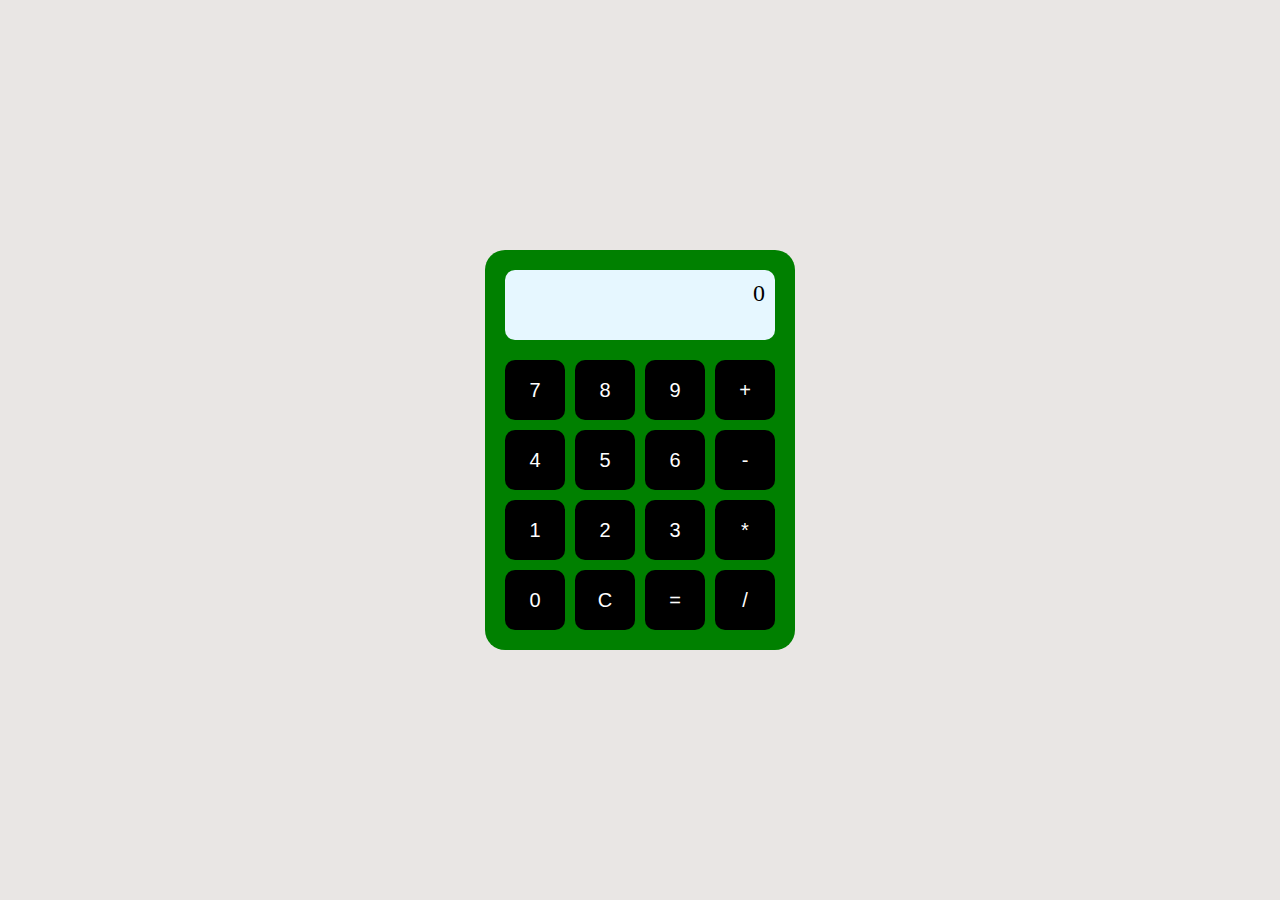
<file: task-3/calculaterhtml/index.html>
<!DOCTYPE html>
<html lang="en">

<head>
    <meta charset="UTF-8">
    <title>Simple Calculator</title>
    <link rel="stylesheet" href="style.css">
</head>

<body>

    <div class="calculator">
        <div class="display" id="display">0</div>
        <div class="buttons">
            <button onclick="appendNumber('7')">7</button>
            <button onclick="appendNumber('8')">8</button>
            <button onclick="appendNumber('9')">9</button>
            <button onclick="appendOperator('+')">+</button>

            <button onclick="appendNumber('4')">4</button>
            <button onclick="appendNumber('5')">5</button>
            <button onclick="appendNumber('6')">6</button>
            <button onclick="appendOperator('-')">-</button>

            <button onclick="appendNumber('1')">1</button>
            <button onclick="appendNumber('2')">2</button>
            <button onclick="appendNumber('3')">3</button>
            <button onclick="appendOperator('*')">*</button>

            <button onclick="appendNumber('0')">0</button>
            <button onclick="clearDisplay()">C</button>
            <button onclick="calculate()">=</button>
            <button onclick="appendOperator('/')">/</button>
        </div>
    </div>

    <script src="script.js"></script>
</body>

</html>
</file>
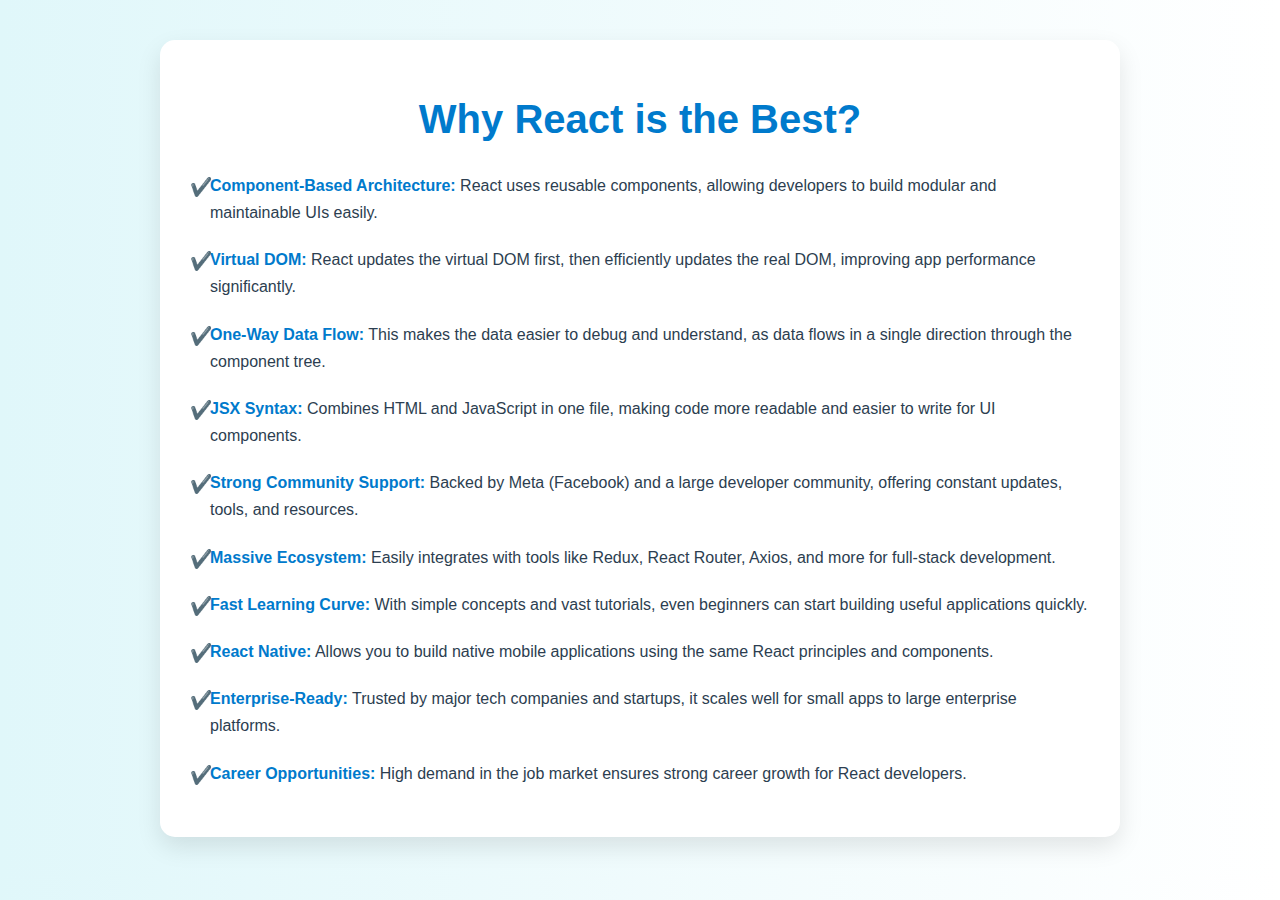
<file: task-2/react-article.html>
<!DOCTYPE html>
<html lang="en">

<head>
    <meta charset="UTF-8">
    <title>Why React is the Best?</title>
    <style>
        body {
            font-family: 'Segoe UI', Tahoma, Geneva, Verdana, sans-serif;
            background: linear-gradient(to right, #e0f7fa, #ffffff);
            color: #2c3e50;
            margin: 0;
            padding: 40px;
        }
        
        h1 {
            text-align: center;
            color: #007acc;
            margin-bottom: 30px;
            font-size: 2.5em;
        }
        
        .container {
            max-width: 900px;
            margin: auto;
            background: #ffffff;
            padding: 30px;
            border-radius: 15px;
            box-shadow: 0px 10px 25px rgba(0, 0, 0, 0.1);
        }
        
        ul {
            list-style: none;
            padding-left: 0;
        }
        
        li {
            margin-bottom: 20px;
            padding-left: 20px;
            position: relative;
            line-height: 1.7;
        }
        
        li::before {
            content: '✔️';
            position: absolute;
            left: 0;
            top: 0;
            font-size: 18px;
            color: #007acc;
        }
        
        .highlight {
            color: #007acc;
            font-weight: bold;
        }
    </style>
</head>

<body>
    <div class="container">
        <h1>Why React is the Best?</h1>
        <ul>
            <li><span class="highlight">Component-Based Architecture:</span> React uses reusable components, allowing developers to build modular and maintainable UIs easily.</li>
            <li><span class="highlight">Virtual DOM:</span> React updates the virtual DOM first, then efficiently updates the real DOM, improving app performance significantly.</li>
            <li><span class="highlight">One-Way Data Flow:</span> This makes the data easier to debug and understand, as data flows in a single direction through the component tree.</li>
            <li><span class="highlight">JSX Syntax:</span> Combines HTML and JavaScript in one file, making code more readable and easier to write for UI components.</li>
            <li><span class="highlight">Strong Community Support:</span> Backed by Meta (Facebook) and a large developer community, offering constant updates, tools, and resources.</li>
            <li><span class="highlight">Massive Ecosystem:</span> Easily integrates with tools like Redux, React Router, Axios, and more for full-stack development.</li>
            <li><span class="highlight">Fast Learning Curve:</span> With simple concepts and vast tutorials, even beginners can start building useful applications quickly.</li>
            <li><span class="highlight">React Native:</span> Allows you to build native mobile applications using the same React principles and components.</li>
            <li><span class="highlight">Enterprise-Ready:</span> Trusted by major tech companies and startups, it scales well for small apps to large enterprise platforms.</li>
            <li><span class="highlight">Career Opportunities:</span> High demand in the job market ensures strong career growth for React developers.</li>
        </ul>
    </div>
</body>

</html>
</file>
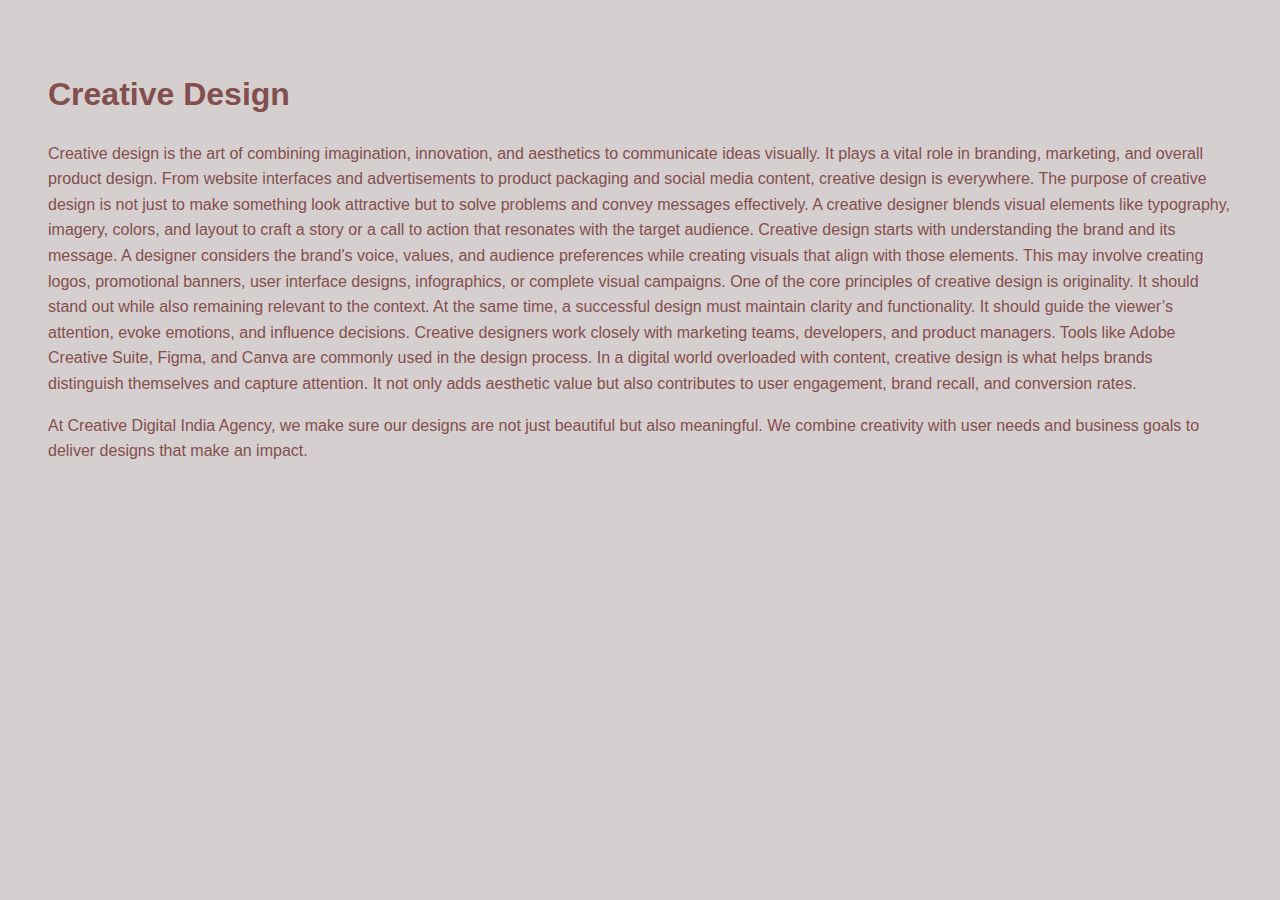
<file: task-1/landinghtml/creative-design.html>
<!DOCTYPE html>
<html lang="en">

<head>
    <meta charset="UTF-8">
    <title>User Experience</title>
    <link rel="stylesheet" href="creative-design.css">
</head>

<body>
    <h1>Creative Design</h1>
    <p>
        Creative design is the art of combining imagination, innovation, and aesthetics to communicate ideas visually. It plays a vital role in branding, marketing, and overall product design. From website interfaces and advertisements to product packaging and
        social media content, creative design is everywhere. The purpose of creative design is not just to make something look attractive but to solve problems and convey messages effectively. A creative designer blends visual elements like typography,
        imagery, colors, and layout to craft a story or a call to action that resonates with the target audience. Creative design starts with understanding the brand and its message. A designer considers the brand's voice, values, and audience preferences
        while creating visuals that align with those elements. This may involve creating logos, promotional banners, user interface designs, infographics, or complete visual campaigns. One of the core principles of creative design is originality. It should
        stand out while also remaining relevant to the context. At the same time, a successful design must maintain clarity and functionality. It should guide the viewer’s attention, evoke emotions, and influence decisions. Creative designers work closely
        with marketing teams, developers, and product managers. Tools like Adobe Creative Suite, Figma, and Canva are commonly used in the design process. In a digital world overloaded with content, creative design is what helps brands distinguish themselves
        and capture attention. It not only adds aesthetic value but also contributes to user engagement, brand recall, and conversion rates.
    </p>
    <p>
        At Creative Digital India Agency, we make sure our designs are not just beautiful but also meaningful. We combine creativity with user needs and business goals to deliver designs that make an impact.
    </p>

</body>

</html>
</file>
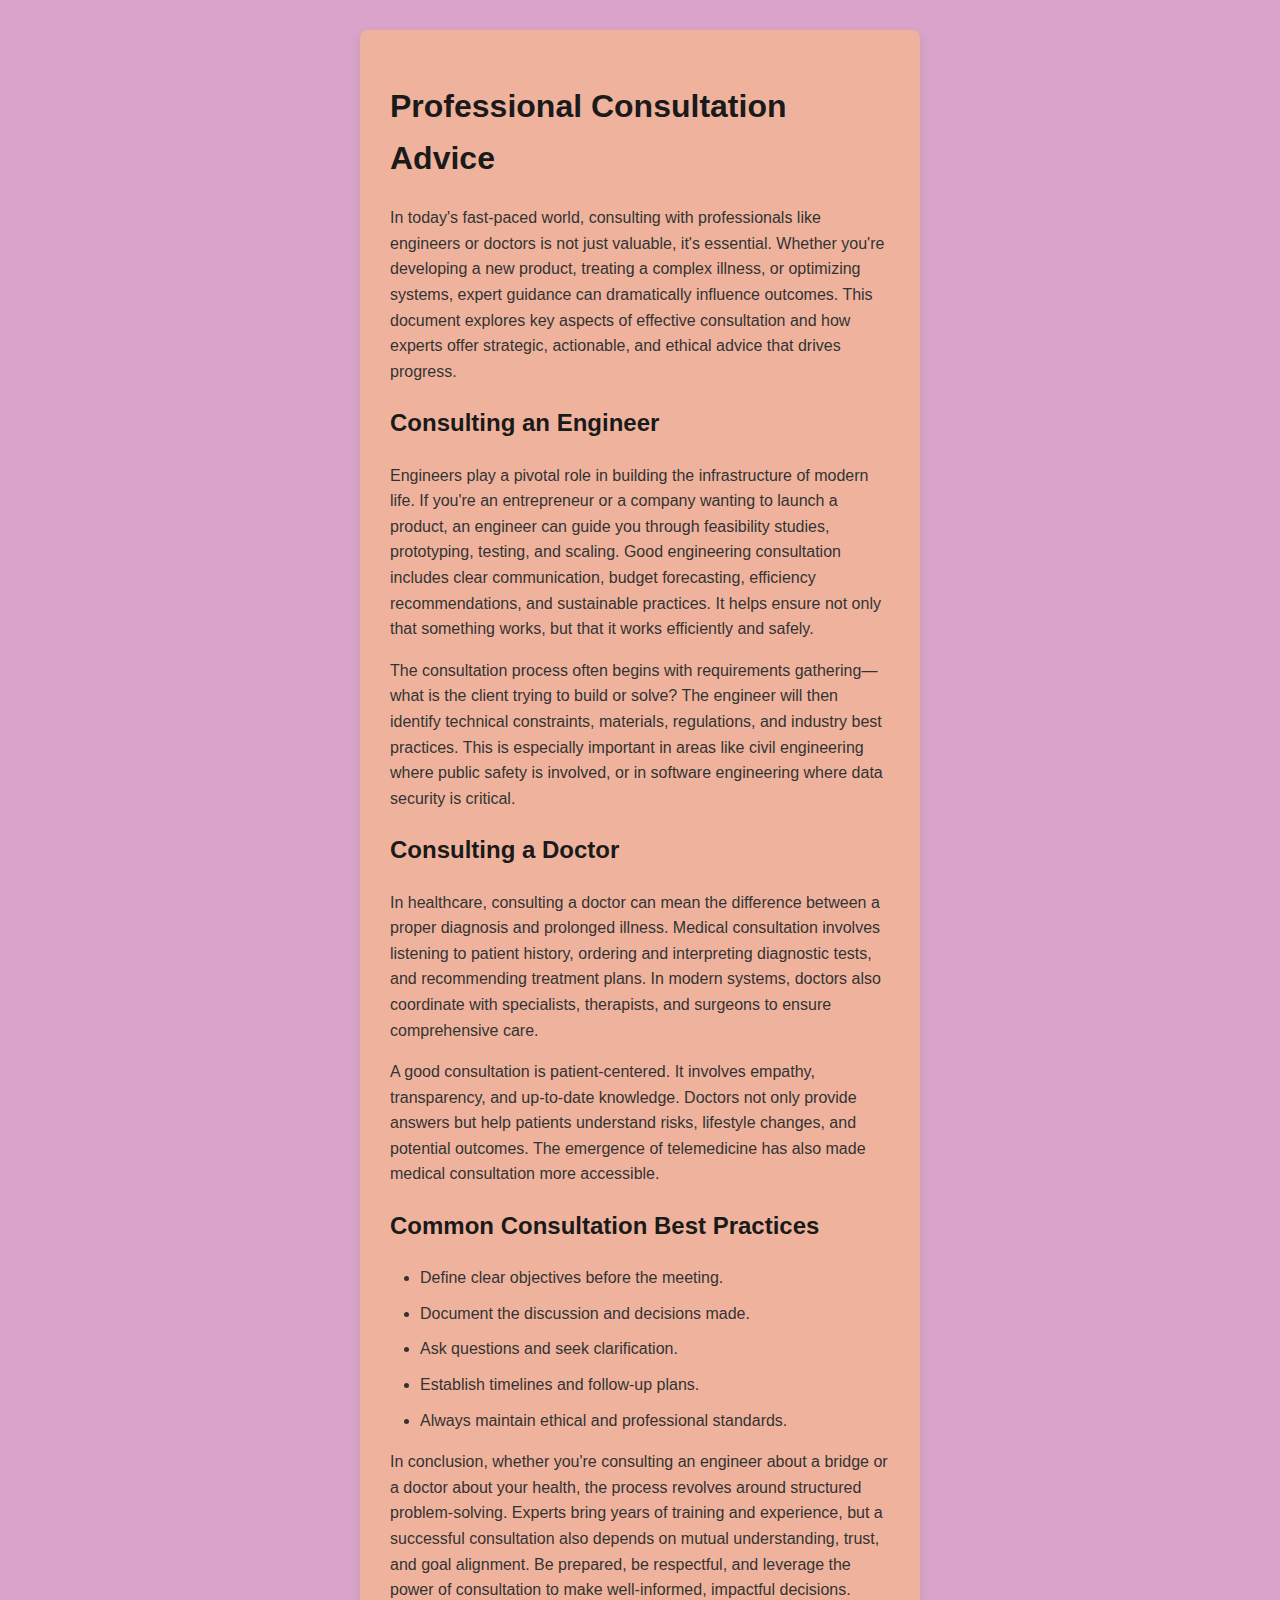
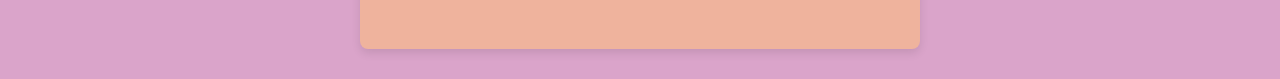
<file: task-1/landinghtml/request-consult.html>
<!DOCTYPE html>
<html lang="en">

<head>
    <meta charset="UTF-8">
    <meta name="viewport" content="width=device-width, initial-scale=1.0">
    <title>Consulting Advice</title>
    <link rel="stylesheet" href="request-consult.css">
</head>

<body>
    <div class="container">
        <h1>Professional Consultation Advice</h1>
        <p>
            In today's fast-paced world, consulting with professionals like engineers or doctors is not just valuable, it's essential. Whether you're developing a new product, treating a complex illness, or optimizing systems, expert guidance can dramatically influence
            outcomes. This document explores key aspects of effective consultation and how experts offer strategic, actionable, and ethical advice that drives progress.
        </p>

        <h2>Consulting an Engineer</h2>
        <p>
            Engineers play a pivotal role in building the infrastructure of modern life. If you're an entrepreneur or a company wanting to launch a product, an engineer can guide you through feasibility studies, prototyping, testing, and scaling. Good engineering
            consultation includes clear communication, budget forecasting, efficiency recommendations, and sustainable practices. It helps ensure not only that something works, but that it works efficiently and safely.
        </p>
        <p>
            The consultation process often begins with requirements gathering—what is the client trying to build or solve? The engineer will then identify technical constraints, materials, regulations, and industry best practices. This is especially important in
            areas like civil engineering where public safety is involved, or in software engineering where data security is critical.
        </p>

        <h2>Consulting a Doctor</h2>
        <p>
            In healthcare, consulting a doctor can mean the difference between a proper diagnosis and prolonged illness. Medical consultation involves listening to patient history, ordering and interpreting diagnostic tests, and recommending treatment plans. In modern
            systems, doctors also coordinate with specialists, therapists, and surgeons to ensure comprehensive care.
        </p>
        <p>
            A good consultation is patient-centered. It involves empathy, transparency, and up-to-date knowledge. Doctors not only provide answers but help patients understand risks, lifestyle changes, and potential outcomes. The emergence of telemedicine has also
            made medical consultation more accessible.
        </p>

        <h2>Common Consultation Best Practices</h2>
        <ul>
            <li>Define clear objectives before the meeting.</li>
            <li>Document the discussion and decisions made.</li>
            <li>Ask questions and seek clarification.</li>
            <li>Establish timelines and follow-up plans.</li>
            <li>Always maintain ethical and professional standards.</li>
        </ul>

        <p>
            In conclusion, whether you're consulting an engineer about a bridge or a doctor about your health, the process revolves around structured problem-solving. Experts bring years of training and experience, but a successful consultation also depends on mutual
            understanding, trust, and goal alignment. Be prepared, be respectful, and leverage the power of consultation to make well-informed, impactful decisions.
        </p>
    </div>
</body>

</html>
</file>
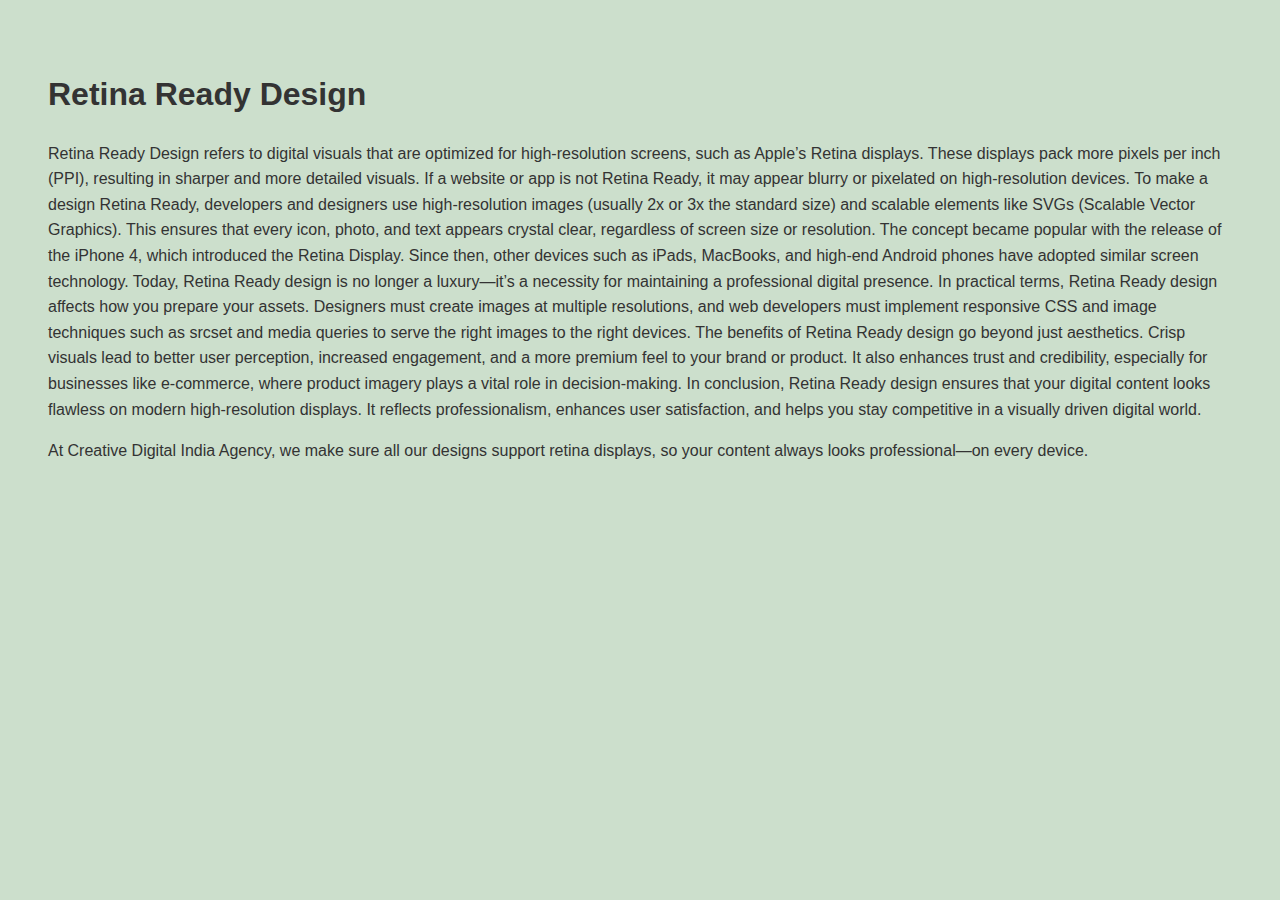
<file: task-1/landinghtml/retina-ready.html>
<!DOCTYPE html>
<html lang="en">

<head>
    <meta charset="UTF-8">
    <title>User Experience</title>
    <link rel="stylesheet" href="retina-ready.css">
</head>

<body>
    <h1>Retina Ready Design</h1>
    <p>
        Retina Ready Design refers to digital visuals that are optimized for high-resolution screens, such as Apple’s Retina displays. These displays pack more pixels per inch (PPI), resulting in sharper and more detailed visuals. If a website or app is not Retina
        Ready, it may appear blurry or pixelated on high-resolution devices. To make a design Retina Ready, developers and designers use high-resolution images (usually 2x or 3x the standard size) and scalable elements like SVGs (Scalable Vector Graphics).
        This ensures that every icon, photo, and text appears crystal clear, regardless of screen size or resolution. The concept became popular with the release of the iPhone 4, which introduced the Retina Display. Since then, other devices such as iPads,
        MacBooks, and high-end Android phones have adopted similar screen technology. Today, Retina Ready design is no longer a luxury—it’s a necessity for maintaining a professional digital presence. In practical terms, Retina Ready design affects how
        you prepare your assets. Designers must create images at multiple resolutions, and web developers must implement responsive CSS and image techniques such as srcset and media queries to serve the right images to the right devices. The benefits
        of Retina Ready design go beyond just aesthetics. Crisp visuals lead to better user perception, increased engagement, and a more premium feel to your brand or product. It also enhances trust and credibility, especially for businesses like e-commerce,
        where product imagery plays a vital role in decision-making. In conclusion, Retina Ready design ensures that your digital content looks flawless on modern high-resolution displays. It reflects professionalism, enhances user satisfaction, and helps
        you stay competitive in a visually driven digital world.


    </p>
    <p>
        At Creative Digital India Agency, we make sure all our designs support retina displays, so your content always looks professional—on every device.
    </p>
</body>

</html>
</file>
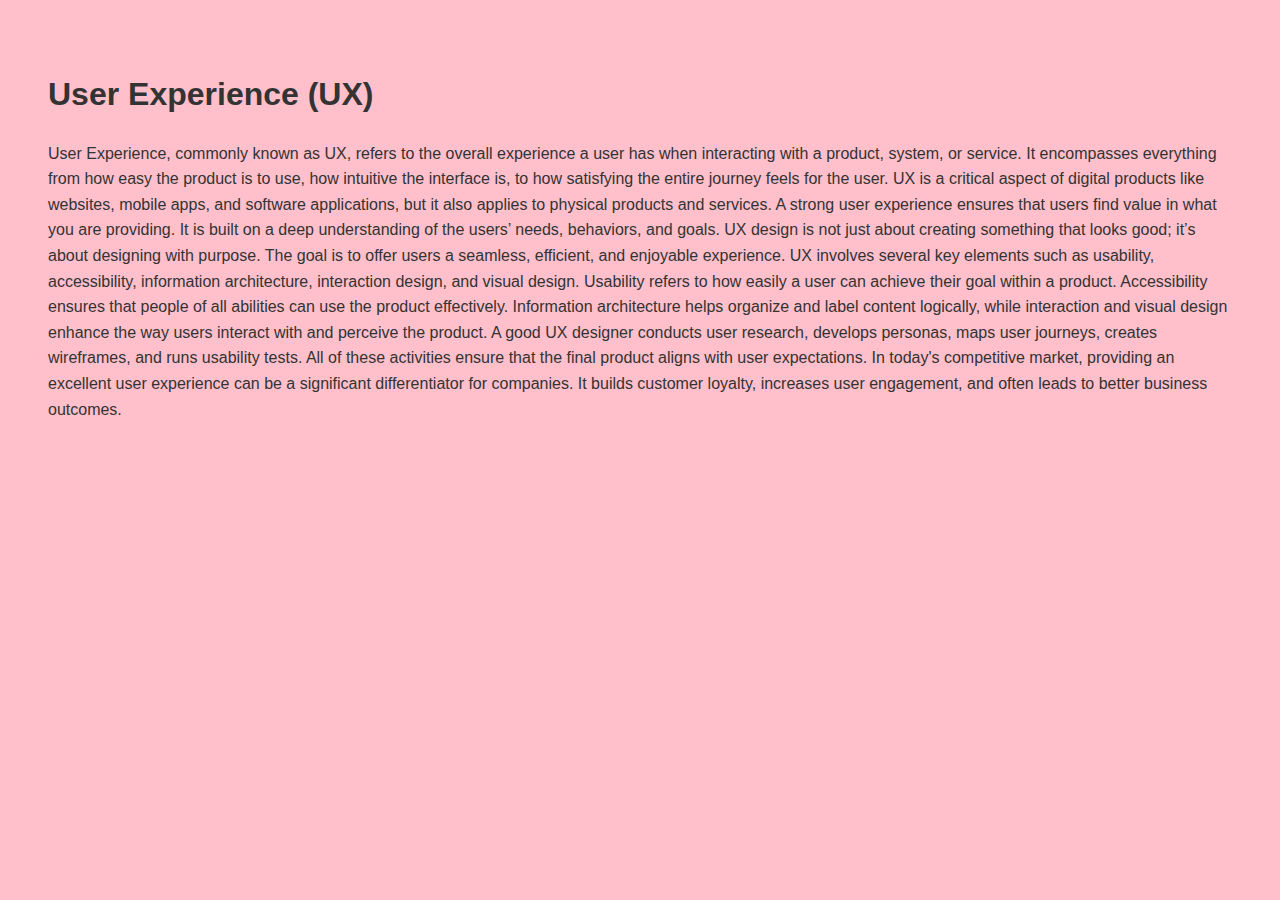
<file: task-1/landinghtml/user-experience.html>
<!DOCTYPE html>
<html lang="en">

<head>
    <meta charset="UTF-8">
    <title>User Experience</title>
    <link rel="stylesheet" href="user-experience.css">
</head>

<body>
    <h1>User Experience (UX)</h1>
    <p>
        User Experience, commonly known as UX, refers to the overall experience a user has when interacting with a product, system, or service. It encompasses everything from how easy the product is to use, how intuitive the interface is, to how satisfying the
        entire journey feels for the user. UX is a critical aspect of digital products like websites, mobile apps, and software applications, but it also applies to physical products and services. A strong user experience ensures that users find value
        in what you are providing. It is built on a deep understanding of the users’ needs, behaviors, and goals. UX design is not just about creating something that looks good; it’s about designing with purpose. The goal is to offer users a seamless,
        efficient, and enjoyable experience. UX involves several key elements such as usability, accessibility, information architecture, interaction design, and visual design. Usability refers to how easily a user can achieve their goal within a product.
        Accessibility ensures that people of all abilities can use the product effectively. Information architecture helps organize and label content logically, while interaction and visual design enhance the way users interact with and perceive the product.
        A good UX designer conducts user research, develops personas, maps user journeys, creates wireframes, and runs usability tests. All of these activities ensure that the final product aligns with user expectations. In today's competitive market,
        providing an excellent user experience can be a significant differentiator for companies. It builds customer loyalty, increases user engagement, and often leads to better business outcomes.


        <!-- [Continue with rest of 500+ words from Pastebin] -->
    </p>
</body>

</html>
</file>
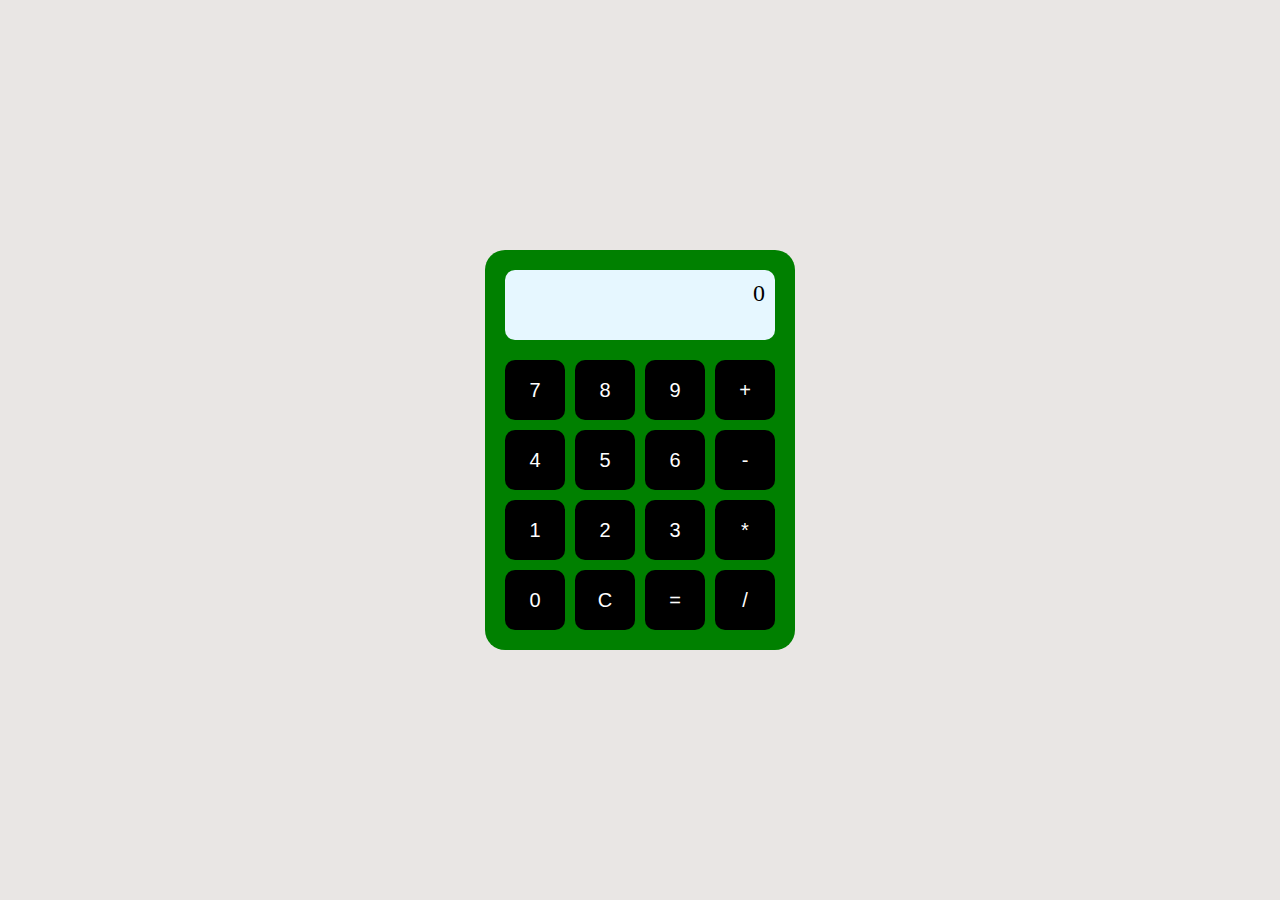
<file: task-3/calculaterhtml/demo.html>
<!DOCTYPE html>
<html lang="en">

<head>
    <meta charset="UTF-8">
    <title>Simple Calculator</title>
    <link rel="stylesheet" href="style.css">
</head>

<body>

    <div class="calculator">
        <div class="display" id="display">0</div>
        <div class="buttons">
            <button onclick="appendNumber('7')">7</button>
            <button onclick="appendNumber('8')">8</button>
            <button onclick="appendNumber('9')">9</button>
            <button onclick="appendOperator('+')">+</button>

            <button onclick="appendNumber('4')">4</button>
            <button onclick="appendNumber('5')">5</button>
            <button onclick="appendNumber('6')">6</button>
            <button onclick="appendOperator('-')">-</button>

            <button onclick="appendNumber('1')">1</button>
            <button onclick="appendNumber('2')">2</button>
            <button onclick="appendNumber('3')">3</button>
            <button onclick="appendOperator('*')">*</button>

            <button onclick="appendNumber('0')">0</button>
            <button onclick="clearDisplay()">C</button>
            <button onclick="calculate()">=</button>
            <button onclick="appendOperator('/')">/</button>
        </div>
    </div>

    <script src="script.js"></script>
    <!-- Code injected by live-server -->
    <script>
        // <![CDATA[  <-- For SVG support
        if ('WebSocket' in window) {
            (function() {
                function refreshCSS() {
                    var sheets = [].slice.call(document.getElementsByTagName("link"));
                    var head = document.getElementsByTagName("head")[0];
                    for (var i = 0; i < sheets.length; ++i) {
                        var elem = sheets[i];
                        var parent = elem.parentElement || head;
                        parent.removeChild(elem);
                        var rel = elem.rel;
                        if (elem.href && typeof rel != "string" || rel.length == 0 || rel.toLowerCase() == "stylesheet") {
                            var url = elem.href.replace(/(&|\?)_cacheOverride=\d+/, '');
                            elem.href = url + (url.indexOf('?') >= 0 ? '&' : '?') + '_cacheOverride=' + (new Date().valueOf());
                        }
                        parent.appendChild(elem);
                    }
                }
                var protocol = window.location.protocol === 'http:' ? 'ws://' : 'wss://';
                var address = protocol + window.location.host + window.location.pathname + '/ws';
                var socket = new WebSocket(address);
                socket.onmessage = function(msg) {
                    if (msg.data == 'reload') window.location.reload();
                    else if (msg.data == 'refreshcss') refreshCSS();
                };
                if (sessionStorage && !sessionStorage.getItem('IsThisFirstTime_Log_From_LiveServer')) {
                    console.log('Live reload enabled.');
                    sessionStorage.setItem('IsThisFirstTime_Log_From_LiveServer', true);
                }
            })();
        } else {
            console.error('Upgrade your browser. This Browser is NOT supported WebSocket for Live-Reloading.');
        }
        // ]]>
    </script>
</body>

</html>
</file>
<file: task-3/calculaterhtml/style.css>
body {
    background: #e9e6e4;
    display: flex;
    justify-content: center;
    align-items: center;
    height: 100vh;
    margin: 0;
}

.calculator {
    background: green;
    padding: 20px;
    border-radius: 20px;
}

.display {
    background: #e6f7ff;
    height: 50px;
    margin-bottom: 20px;
    text-align: right;
    font-size: 24px;
    padding: 10px;
    border-radius: 10px;
}

.buttons {
    display: grid;
    grid-template-columns: repeat(4, 60px);
    gap: 10px;
}

button {
    height: 60px;
    font-size: 20px;
    border: none;
    border-radius: 10px;
    background: black;
    color: white;
    cursor: pointer;
}

button:hover {
    background: #333;
}
</file>
<file: task-1/landinghtml/creative-design.css>
body {
    font-family: Arial, sans-serif;
    line-height: 1.6;
    padding: 40px;
    background-color: rgb(214, 207, 207);
    color: #834e4e;
}

h1 {
    font-size: 2rem;
    margin-bottom: 20px;
}
</file>
<file: task-1/landinghtml/request-consult.css>
body {
    background-color: #daa4ca;
    font-family: 'Segoe UI', Tahoma, Geneva, Verdana, sans-serif;
    margin: 0;
    padding: 30px;
    color: #333;
    line-height: 1.6;
}

.container {
    max-width: 500px;
    margin: auto;
    background: #efb39d;
    padding: 30px;
    border-radius: 8px;
    box-shadow: 0 4px 10px rgba(0, 0, 0, 0.1);
}

h1,
h2 {
    color: #1a1a1a;
}

ul {
    margin-left: 20px;
    padding-left: 10px;
}

ul li {
    margin-bottom: 10px;
}
</file>
<file: task-1/landinghtml/retina-ready.css>
body {
    font-family: Arial, sans-serif;
    line-height: 1.6;
    padding: 40px;
    background-color: rgb(204, 223, 204);
    color: #333;
}

h1 {
    font-size: 2rem;
    margin-bottom: 20px;
}
</file>
<file: task-1/landinghtml/user-experience.css>
body {
    font-family: Arial, sans-serif;
    line-height: 1.6;
    padding: 40px;
    background-color: pink;
    color: #333;
}

h1 {
    font-size: 2rem;
    margin-bottom: 20px;
}
</file>
